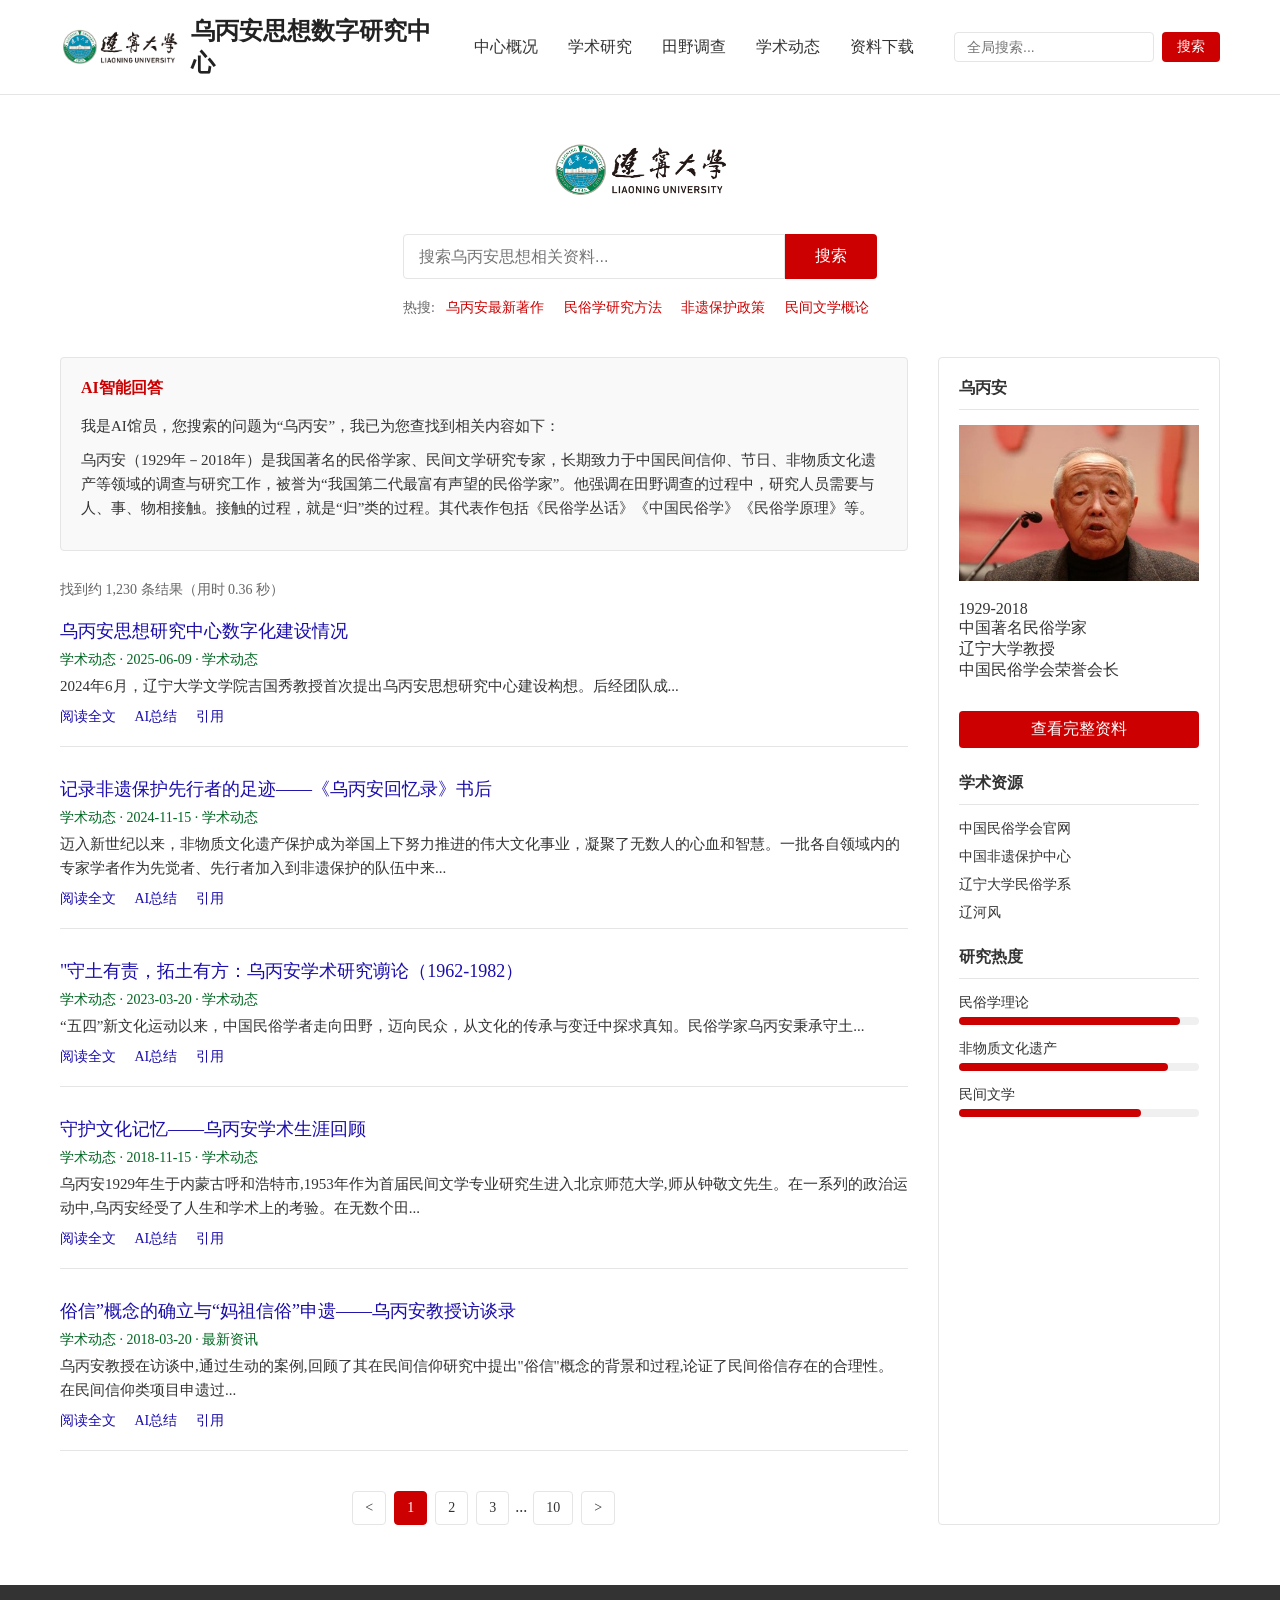
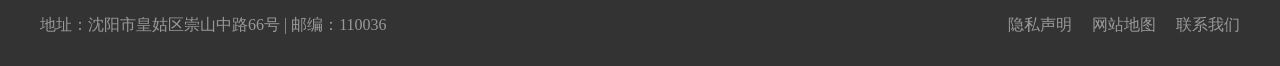
<file: research.html>
<!DOCTYPE html>
<html lang="zh-CN">
<head>
    <meta charset="UTF-8">
    <meta name="viewport" content="width=device-width, initial-scale=1.0">
    <link href="https://cdn.jsdelivr.net/npm/font-awesome@4.7.0/css/font-awesome.min.css" rel="stylesheet">
    <title>乌丙安思想数字研究中心 - 学术搜索</title>
    <style>
        /* 全局重置与基础样式 */
        * {margin: 0; padding: 0; box-sizing: border-box;}
        body {
            font-family: "宋体", "SimSun", serif;
            color: #333;
            display: flex;
            flex-direction: column;
            min-height: 100vh;
        }
        a {text-decoration: none; color: inherit;}
        ul {list-style: none;}

        /* 导航栏 */
        .header {
            position: fixed;
            top: 0;
            width: 100%;
            background: #fff;
            border-bottom: 1px solid #e5e5e5;
            z-index: 1000;
        }
        .nav-container {
            max-width: 1200px;
            margin: 0 auto;
            display: flex;
            justify-content: space-between;
            align-items: center;
            padding: 15px 20px;
            gap: 40px;
        }
        .logo {
            font-size: 24px;
            font-weight: bold;
            color: #222;
            flex-shrink: 0;
            display: flex;
            align-items: center;
            gap: 12px;
        }
        .logo-img {
            height: 40px;
            width: auto;
        }
        .nav-links {
            display: flex;
            gap: 30px;
            font-size: 16px;
            flex-grow: 1;
            overflow-x: visible;
            position: relative;
        }
        .nav-links li {
            flex-shrink: 0;
            white-space: nowrap;
            position: relative;
        }
        .nav-links li:hover .submenu {
            display: block;
        }
        .submenu {
            display: none;
            position: absolute;
            top: 100%;
            left: 0;
            background: #fff;
            padding: 10px 15px;
            min-width: 150px;
            box-shadow: 0 3px 8px rgba(0,0,0,0.1);
            z-index: 1002;
            max-height: 80vh;
            overflow-y: auto;
        }
        .submenu li {
            padding: 8px 0;
            border-bottom: 1px solid #f0f0f0;
        }
        .search-box {
            display: flex;
            align-items: center;
            gap: 8px;
            flex-shrink: 0;
        }
        .search-input {
            padding: 6px 12px;
            border: 1px solid #e5e5e5;
            border-radius: 4px;
            font-size: 14px;
            width: 200px;
        }
        .search-btn {
            padding: 6px 15px;
            background: #c00;
            color: white;
            border: none;
            border-radius: 4px;
            cursor: pointer;
            font-size: 14px;
        }

        /* 搜索区域 */
        .search-section {
            margin-top: 120px;  /* 导航栏高度+间距 */
            padding: 20px;
            max-width: 1200px;
            margin-left: auto;
            margin-right: auto;
        }
        .search-container {
            text-align: center;
            max-width: 800px;
            margin: 0 auto;
        }
        .search-logo {
            margin-bottom: 30px;
        }
        .search-logo img {
            height: 60px;
        }
        .search-form {
            display: flex;
            margin-bottom: 20px;
        }
        .search-input-main {
            flex: 1;
            padding: 12px 15px;
            border: 1px solid #e5e5e5;
            border-radius: 4px 0 0 4px;
            font-size: 16px;
            outline: none;
        }
        .search-btn-main {
            padding: 12px 30px;
            background: #c00;
            color: white;
            border: none;
            border-radius: 0 4px 4px 0;
            cursor: pointer;
            font-size: 16px;
            transition: background-color 0.3s;
        }
        .search-btn-main:hover {
            background: #a00;
        }
        .search-hotwords {
            font-size: 14px;
            color: #666;
        }
        .search-hotwords a {
            margin: 0 8px;
            color: #c00;
        }
        .search-hotwords a:hover {
            text-decoration: underline;
        }

        /* 搜索结果区域 */
        .results-section {
            max-width: 1200px;
            margin: 20px auto 60px;
            padding: 0 20px;
            display: grid;
            grid-template-columns: 3fr 1fr;
            gap: 30px;
        }
        .results-count {
            color: #666;
            font-size: 14px;
            margin-bottom: 20px;
        }
        .result-item {
            margin-bottom: 30px;
            padding-bottom: 20px;
            border-bottom: 1px solid #e5e5e5;
        }
        .result-title {
            font-size: 18px;
            margin-bottom: 8px;
        }
        .result-title a {
            color: #1a0dab;
        }
        .result-title a:hover {
            text-decoration: underline;
        }
        .result-meta {
            color: #006621;
            font-size: 14px;
            margin-bottom: 5px;
        }
        .result-content {
            color: #333;
            font-size: 15px;
            line-height: 1.6;
        }
        .result-actions {
            margin-top: 10px;
            font-size: 14px;
        }
        .result-actions a {
            color: #1a0dab;
            margin-right: 15px;
        }
        .result-actions a:hover {
            text-decoration: underline;
        }

        /* 右侧边栏 */
        .sidebar {
            padding: 20px;
            border: 1px solid #e5e5e5;
            border-radius: 4px;
        }
        .sidebar-title {
            font-size: 16px;
            font-weight: bold;
            margin-bottom: 15px;
            padding-bottom: 10px;
            border-bottom: 1px solid #e5e5e5;
        }
        .sidebar-list li {
            margin-bottom: 10px;
            font-size: 14px;
        }
        .sidebar-list li a {
            color: #333;
        }
        .sidebar-list li a:hover {
            color: #c00;
        }

        /* AI回答区域 */
        .ai-answer {
            background-color: #f9f9f9;
            border: 1px solid #e5e5e5;
            border-radius: 4px;
            padding: 20px;
            margin-bottom: 30px;
        }
        .ai-title {
            font-size: 16px;
            font-weight: bold;
            margin-bottom: 15px;
            color: #c00;
        }
        .ai-content {
            line-height: 1.6;
            font-size: 15px;
        }
        .ai-content p {
            margin-bottom: 10px;
        }
        .ai-content ul {
            list-style-type: disc;
            padding-left: 20px;
            margin-bottom: 10px;
        }

        /* 分页 */
        .pagination {
            text-align: center;
            margin-top: 40px;
        }
        .pagination a {
            display: inline-block;
            padding: 8px 12px;
            margin: 0 2px;
            border: 1px solid #e5e5e5;
            border-radius: 4px;
            font-size: 14px;
        }
        .pagination a.current {
            background-color: #c00;
            color: white;
            border-color: #c00;
        }
        .pagination a:hover:not(.current) {
            background-color: #f5f5f5;
        }

        /* 页脚 */
        .footer {
            background: #333;
            color: #999;
            padding: 30px 20px;
        }
        .footer-container {
            max-width: 1200px;
            margin: 0 auto;
            display: flex;
            justify-content: space-between;
            align-items: center;
        }
        .footer-links {
            display: flex;
            gap: 20px;
        }

        /* 响应式调整 */
        @media (max-width: 768px) {
            .nav-links {
                overflow-x: auto;
                -webkit-overflow-scrolling: touch;
                padding: 0 10px;
            }
            .nav-links li {
                flex-shrink: 0;
                white-space: nowrap;
            }
            .submenu {
                left: auto;
                right: 0;
            }
            .logo {
                font-size: 20px;
                gap: 8px;
            }
            .logo-img {
                height: 30px;
            }
            .results-section {
                grid-template-columns: 1fr;
            }
            .search-input-main {
                padding: 10px 12px;
                font-size: 14px;
            }
            .search-btn-main {
                padding: 10px 20px;
                font-size: 14px;
            }
        }
        @media (max-width: 1024px) {
            .nav-links {
                gap: 20px;
            }
            .search-input {
                width: 150px;
            }
        }
        @media (min-width: 1800px) {
            .nav-container, .search-section, .results-section, .footer-container {
                max-width: 1600px;
            }
        }
    </style>
</head>
<body>
    <!-- 导航栏（与主页完全一致） -->
    <div class="header">
        <div class="nav-container">
           <a href="index.html" class="logo-link">
                <div class="logo">
                    <img src="./img/logo/logo.png" alt="辽宁大学logo" class="logo-img">
                    乌丙安思想数字研究中心
                </div>
            </a>
            <ul class="nav-links">
                <li>
                    <a href="#">中心概况</a>
                    <ul class="submenu">
                        <li><a href="intro.html">机构简介</a></li>
                        <li><a href="team.html">研究团队</a></li>
                        <li><a href="history.html">历史沿革</a></li>
                    </ul>
                </li>
                <li>
                    <a href="#">学术研究</a>
                    <ul class="submenu">
                        <li><a href="#">核心思想</a></li>
                        <li><a href="#">文献整理</a></li>
                        <li><a href="#">最新成果</a></li>
                        <li><a href="#">数字人文</a></li>
                    </ul>
                </li>
                <li><a href="field.html">田野调查</a></li>
                <li><a href="news.html">学术动态</a></li>
                <li><a href="download.html">资料下载</a></li>
            </ul>
            <div class="search-box">
                <input type="text" class="search-input" id="searchInput" placeholder="全局搜索...">
                <a href="#" class="search-btn" onclick="redirectToSearch()">搜索</a>
            </div>
        </div>
    </div>

    <!-- 搜索区域 -->
    <div class="search-section">
        <div class="search-container">
            <div class="search-logo">
                <img src="./img/logo/logo.png" alt="乌丙安思想研究中心">
            </div>
            <div class="search-form">
                <input type="text" class="search-input-main" id="mainSearchInput" placeholder="搜索乌丙安思想相关资料...">
                <button class="search-btn-main" onclick="performSearch()">搜索</button>
            </div>
            <div class="search-hotwords">
                热搜: 
                <a href="#" onclick="setHotword('乌丙安最新著作')">乌丙安最新著作</a>
                <a href="#" onclick="setHotword('民俗学研究方法')">民俗学研究方法</a>
                <a href="#" onclick="setHotword('非遗保护政策')">非遗保护政策</a>
                <a href="#" onclick="setHotword('民间文学概论')">民间文学概论</a>
            </div>
        </div>
    </div>

    <!-- 搜索结果区域 -->
    <div class="results-section">
        <div class="results-main">
            <!-- AI智能回答 -->
            <div class="ai-answer">
                <div class="ai-title">AI智能回答</div>
                <div class="ai-content">
                    <p>我是AI馆员，您搜索的问题为“乌丙安”，我已为您查找到相关内容如下：</p>
                    
                    <p>乌丙安（1929年－2018年）是我国著名的民俗学家、民间文学研究专家，长期致力于中国民间信仰、节日、非物质文化遗产等领域的调查与研究工作，被誉为“我国第二代最富有声望的民俗学家”。他强调在田野调查的过程中，研究人员需要与人、事、物相接触。接触的过程，就是“归”类的过程。其代表作包括《民俗学丛话》《中国民俗学》《民俗学原理》等。</p>
                </div>
            </div>

            <!-- 搜索结果统计 -->
            <div class="results-count" id="resultsCount">找到约 1,230 条结果（用时 0.36 秒）</div>

            <!-- 搜索结果列表 -->
            <div class="results-list" id="resultsList">
                <!-- 结果项1 -->
                <div class="result-item">
                    <div class="result-title">
                        <a href="#">乌丙安思想研究中心数字化建设情况</a>
                    </div>
                    <div class="result-meta">学术动态 · 2025-06-09 · 学术动态</div>
                    <div class="result-content">
                        2024年6月，辽宁大学文学院吉国秀教授首次提出乌丙安思想研究中心建设构想。后经团队成...
                    </div>
                    <div class="result-actions">
                        <a href="#">阅读全文</a>
                        <a href="#">AI总结</a>
                        <a href="#">引用</a>
                    </div>
                </div>

                <!-- 结果项2 -->
                <div class="result-item">
                    <div class="result-title">
                        <a href="#">记录非遗保护先行者的足迹——《乌丙安回忆录》书后</a>
                    </div>
                    <div class="result-meta">学术动态 · 2024-11-15 · 学术动态</div>
                    <div class="result-content">
                        迈入新世纪以来，非物质文化遗产保护成为举国上下努力推进的伟大文化事业，凝聚了无数人的心血和智慧。一批各自领域内的专家学者作为先觉者、先行者加入到非遗保护的队伍中来...
                    </div>
                    <div class="result-actions">
                        <a href="#">阅读全文</a>
                        <a href="#">AI总结</a>
                        <a href="#">引用</a>
                    </div>
                </div>

                <!-- 结果项3 -->
                <div class="result-item">
                    <div class="result-title">
                        <a href="#">"守土有责，拓土有方：乌丙安学术研究谫论（1962-1982）</a>
                    </div>
                    <div class="result-meta">学术动态 · 2023-03-20 · 学术动态</div>
                    <div class="result-content">
                       “五四”新文化运动以来，中国民俗学者走向田野，迈向民众，从文化的传承与变迁中探求真知。民俗学家乌丙安秉承守土...
                    </div>
                    <div class="result-actions">
                        <a href="#">阅读全文</a>
                        <a href="#">AI总结</a>
                        <a href="#">引用</a>
                    </div>
                </div>

                <!-- 结果项4 -->
                <div class="result-item">
                    <div class="result-title">
                        <a href="#">守护文化记忆——乌丙安学术生涯回顾</a>
                    </div>
                    <div class="result-meta">学术动态 · 2018-11-15 · 学术动态</div>
                    <div class="result-content">
                        乌丙安1929年生于内蒙古呼和浩特市,1953年作为首届民间文学专业研究生进入北京师范大学,师从钟敬文先生。在一系列的政治运动中,乌丙安经受了人生和学术上的考验。在无数个田...
                    </div>
                    <div class="result-actions">
                        <a href="#">阅读全文</a>
                        <a href="#">AI总结</a>
                        <a href="#">引用</a>
                    </div>
                </div>

                <!-- 结果项5 -->
                <div class="result-item">
                    <div class="result-title">
                        <a href="#">俗信”概念的确立与“妈祖信俗”申遗——乌丙安教授访谈录</a>
                    </div>
                    <div class="result-meta">学术动态 · 2018-03-20 · 最新资讯</div>
                    <div class="result-content">
                        乌丙安教授在访谈中,通过生动的案例,回顾了其在民间信仰研究中提出"俗信"概念的背景和过程,论证了民间俗信存在的合理性。在民间信仰类项目申遗过...
                    </div>
                    <div class="result-actions">
                        <a href="#">阅读全文</a>
                        <a href="#">AI总结</a>
                        <a href="#">引用</a>
                    </div>
                </div>
            </div>

            <!-- 分页 -->
            <div class="pagination">
                <a href="#">&lt;</a>
                <a href="#" class="current">1</a>
                <a href="#">2</a>
                <a href="#">3</a>
                <span>...</span>
                <a href="#">10</a>
                <a href="#">&gt;</a>
            </div>
        </div>

        <!-- 右侧边栏 -->
        <div class="sidebar">
            <div class="sidebar-title">乌丙安</div>
            <div class="sidebar-content">
                <div class="sidebar-author">
                    <img src="./img/wubingan.jpg" alt="乌丙安照片" class="author-image" style="width:100%; margin-bottom:15px;">
                    <p class="author-info">1929-2018</p>
                    <p class="author-info">中国著名民俗学家</p>
                    <p class="author-info">辽宁大学教授</p>
                    <p class="author-info">中国民俗学会荣誉会长</p>
                    <div class="author-stats" style="display:flex; justify-content:space-between; margin:15px 0;">
                     
                    </div>
                    <a href="#" class="btn" style="display:block; text-align:center; background-color:#c00; color:white; padding:8px 0; border-radius:4px;">查看完整资料</a>
                </div>
            </div>

            <div class="sidebar-title" style="margin-top:25px;">学术资源</div>
            <ul class="sidebar-list">
                <li><a href="https://www.chinesefolklore.org.cn/">中国民俗学会官网</a></li>
                <li><a href="https://www.ihchina.cn/jigou_desc_details/175.html">中国非遗保护中心</a></li>
                <li><a href="https://chinese.lnu.edu.cn/info/10233/71315.htm">辽宁大学民俗学系</a></li>
                <li><a href="https://mp.weixin.qq.com/s/Thl-PCAAG-OtEknx_zhOwA">辽河风</a></li>
            </ul>

            <div class="sidebar-title" style="margin-top:25px;">研究热度</div>
            <div class="sidebar-content">
                <div class="research-topic">
                    <div class="topic-name" style="font-size:14px; margin-bottom:5px;">民俗学理论</div>
                    <div class="topic-progress" style="height:8px; background-color:#f0f0f0; border-radius:4px;">
                        <div class="progress-bar" style="height:100%; width:92%; background-color:#c00; border-radius:4px;"></div>
                    </div>
                </div>
                <div class="research-topic" style="margin-top:15px;">
                    <div class="topic-name" style="font-size:14px; margin-bottom:5px;">非物质文化遗产</div>
                    <div class="topic-progress" style="height:8px; background-color:#f0f0f0; border-radius:4px;">
                        <div class="progress-bar" style="height:100%; width:87%; background-color:#c00; border-radius:4px;"></div>
                    </div>
                </div>
                <div class="research-topic" style="margin-top:15px;">
                    <div class="topic-name" style="font-size:14px; margin-bottom:5px;">民间文学</div>
                    <div class="topic-progress" style="height:8px; background-color:#f0f0f0; border-radius:4px;">
                        <div class="progress-bar" style="height:100%; width:76%; background-color:#c00; border-radius:4px;"></div>
                    </div>
                </div>
            </div>
        </div>
    </div>

    <!-- 页脚（与主页完全一致） -->
    <div class="footer">
        <div class="footer-container">
            <p>地址：沈阳市皇姑区崇山中路66号 | 邮编：110036</p>
            <div class="footer-links">
                <a href="privacy.html">隐私声明</a>
                <a href="sitemap.html">网站地图</a>
                <a href="contact.html">联系我们</a>
            </div>
        </div>
    </div>

    <script>
        // 从其他页面跳转过来的搜索功能
        function redirectToSearch() {
            const keyword = document.getElementById('searchInput').value.trim();
            if (keyword) {
                window.location.href = `search.html?keyword=${encodeURIComponent(keyword)}`;
            } else {
                alert('请输入搜索关键词');
            }
            return false; // 阻止链接默认行为
        }

        // 页面加载后获取URL参数中的关键词
        document.addEventListener('DOMContentLoaded', function() {
            const params = new URLSearchParams(window.location.search);
            const keyword = params.get('keyword');
            
            if (keyword) {
                // 显示搜索关键词
                document.getElementById('mainSearchInput').value = decodeURIComponent(keyword);
                
                // 执行搜索
                performSearch();
            }
        });

        // 执行搜索功能
        function performSearch() {
            const keyword = document.getElementById('mainSearchInput').value.trim();
            if (keyword) {
                // 更新搜索结果标题
                document.getElementById('resultsCount').textContent = `找到约 ${Math.floor(Math.random() * 1000)} 条关于"${keyword}"的结果（用时 0.${Math.floor(Math.random() * 10)}${Math.floor(Math.random() * 10)} 秒）`;
                
                // 高亮显示搜索结果中的关键词
                highlightKeywords(keyword);
            } else {
                alert('请输入搜索关键词');
            }
        }

        // 高亮搜索结果中的关键词
        function highlightKeywords(keyword) {
            const results = document.querySelectorAll('.result-content');
            results.forEach(result => {
                const text = result.textContent;
                result.innerHTML = text.replace(
                    new RegExp(keyword, 'gi'), 
                    match => `<span style="background-color:#fff7d6;">${match}</span>`
                );
            });
        }

        // 设置热门搜索词
        function setHotword(word) {
            document.getElementById('mainSearchInput').value = word;
            performSearch();
            return false; // 阻止链接默认行为
        }

        // 支持按Enter键执行搜索
        document.getElementById('mainSearchInput').addEventListener('keypress', function(e) {
            if (e.key === 'Enter') {
                performSearch();
            }
        });
    </script>
</body>
</html>
</file>
